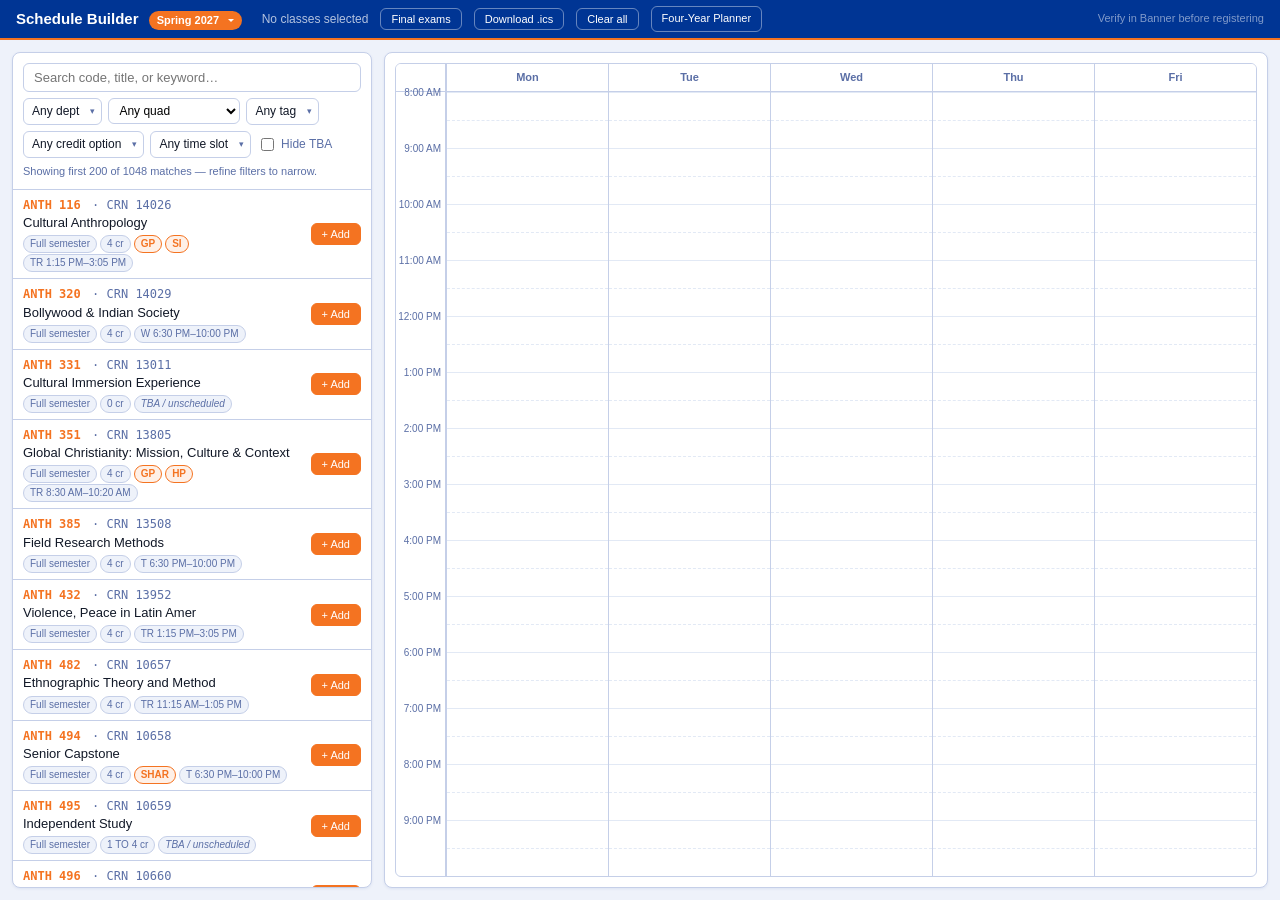
<file: index.html>
<!DOCTYPE html>
<html lang="en">
<head>
  <meta charset="UTF-8">
  <meta name="viewport" content="width=device-width, initial-scale=1.0">
  <title>Wheaton Schedule Builder</title>
  <link rel="stylesheet" href="styles.css">
</head>
<body>
  <header class="topbar">
    <h1>Schedule Builder <select id="semester-picker" class="term-picker" aria-label="Semester"></select></h1>
    <span id="schedule-summary" class="schedule-summary"></span>
    <button id="view-toggle" class="clear-btn" type="button">Final exams</button>
    <button id="ics-btn" class="clear-btn" type="button" title="Download .ics for iPhone, Google Calendar, Outlook">Download .ics</button>
    <button id="clear-btn" class="clear-btn" type="button">Clear all</button>
    <a class="clear-btn" href="planner.html" style="text-decoration: none">Four-Year Planner</a>
    <span class="disclaimer">Verify in Banner before registering</span>
  </header>

  <div class="app">
    <aside class="sidebar">
      <div class="search-block">
        <input id="query" type="search" placeholder="Search code, title, or keyword…" autocomplete="off">
        <div class="filters">
          <div id="dept-filter" class="multi-filter-wrap" title="Department"></div>
          <select id="quad-filter" title="Quad / term length">
            <option value="ALL">Any quad</option>
            <option value="A">A quad only</option>
            <option value="B">B quad only</option>
            <option value="FULL">Full semester only</option>
          </select>
          <div id="tag-filter" class="multi-filter-wrap" title="Attribute / tag (e.g. SHAR, AAQR)"></div>
          <div id="credits-filter" class="multi-filter-wrap" title="Credits"></div>
          <div id="start-filter" class="multi-filter-wrap" title="Standard time slot"></div>
          <label class="checkbox" title="Hide unscheduled / TBA classes">
            <input id="hide-tba" type="checkbox">
            Hide TBA
          </label>
        </div>
        <div id="result-count" class="result-count"></div>
      </div>
      <ul id="results" class="results"></ul>
    </aside>

    <main class="main">
      <div id="conflict-banner" class="conflict-banner hidden" aria-live="polite"></div>
      <div id="finals-legend" class="finals-legend hidden"></div>
      <div class="calendar-wrap">
        <div id="calendar" class="calendar"></div>
      </div>
      <div id="unscheduled-tray" class="unscheduled-tray hidden">
        <h3>Unscheduled (TBA)</h3>
        <ul id="unscheduled-list"></ul>
      </div>
    </main>
  </div>

  <script type="module">
    // Cache-bust the app module so refreshes always pick up new code.
    import(`./app.js?v=${Date.now()}`);
  </script>
</body>
</html>
</file>
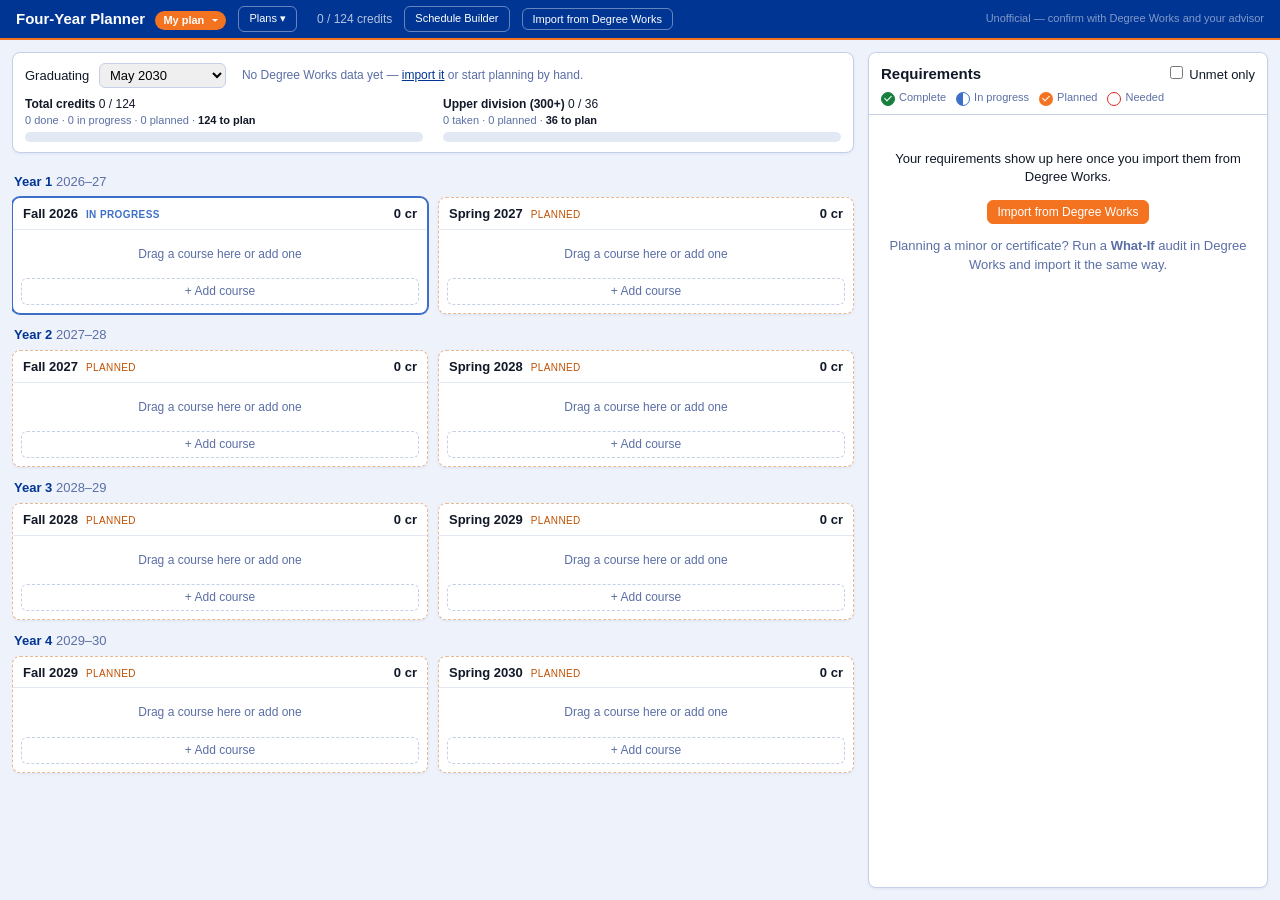
<file: planner.html>
<!DOCTYPE html>
<html lang="en">
<head>
  <meta charset="UTF-8">
  <meta name="viewport" content="width=device-width, initial-scale=1.0">
  <title>Wheaton Four-Year Planner</title>
  <link rel="stylesheet" href="styles.css">
  <link rel="stylesheet" href="planner.css">
</head>
<body class="planner-page">
  <header class="topbar">
    <h1>Four-Year Planner <select id="plan-picker" class="term-picker" aria-label="Plan"></select></h1>
    <details id="plan-menu" class="plan-menu">
      <summary class="clear-btn">Plans ▾</summary>
      <div class="plan-menu-list">
        <div id="plan-updated" class="pm-note"></div>
        <button type="button" id="pm-new">New plan…</button>
        <button type="button" id="pm-dup">Duplicate this plan…</button>
        <button type="button" id="pm-rename">Rename…</button>
        <hr>
        <button type="button" id="pm-export" title="A file you can open later, on another computer, or share with your advisor">Download as file</button>
        <label for="restore-input" class="pm-item">Open a downloaded file…</label>
        <hr>
        <button type="button" id="pm-delete" class="pm-danger">Delete this plan…</button>
        <button type="button" id="pm-wipe" class="pm-danger" title="Use this on a shared computer before you leave">Delete all my data on this computer…</button>
      </div>
    </details>
    <span id="plan-summary" class="schedule-summary"></span>
    <a class="clear-btn nav-link" href="index.html">Schedule Builder</a>
    <button id="import-btn" class="clear-btn" type="button">Import from Degree Works</button>
    <span class="disclaimer">Unofficial — confirm with Degree Works and your advisor</span>
  </header>

  <div id="banner" class="banner" role="status" hidden></div>

  <div class="planner">
    <main class="plan-pane">
      <div id="plan-head" class="plan-head"></div>
      <div id="transfer"></div>
      <div id="years" class="years"></div>
    </main>

    <aside class="req-pane">
      <div class="req-pane-head">
        <h2>Requirements</h2>
        <label class="checkbox"><input id="unmet-only" type="checkbox"> Unmet only</label>
      </div>
      <div class="legend">
        <span class="lg rs-met"><span class="req-icon"></span>Complete</span>
        <span class="lg rs-inprog"><span class="req-icon"></span>In progress</span>
        <span class="lg rs-planned"><span class="req-icon"></span>Planned</span>
        <span class="lg rs-needed"><span class="req-icon"></span>Needed</span>
      </div>
      <div id="reqs" class="reqs"></div>
    </aside>
  </div>

  <dialog id="course-dialog" class="dlg dlg-wide">
    <header class="dlg-head">
      <h3 id="cd-title">Add a course</h3>
      <button type="button" class="dlg-x" data-close aria-label="Close">×</button>
    </header>
    <p id="cd-rule" class="cd-rule" hidden></p>
    <div class="cd-controls">
      <input id="cd-query" type="search" placeholder="Search code, title, or tag (e.g. ECON 3, PI, DUS)…" autocomplete="off">
      <label>Add to <select id="cd-term"></select></label>
    </div>
    <div id="cd-count" class="result-count"></div>
    <ul id="cd-results" class="cd-results"></ul>
    <details id="cd-custom" class="cd-custom">
      <summary>Course not listed?</summary>
      <form id="cd-custom-form" class="cd-custom-form">
        <label>Code <input name="code" required placeholder="ECON 4xx"></label>
        <label>Title <input name="title" placeholder="Economics elective"></label>
        <label>Credits <input name="credits" type="number" min="0" max="20" step="0.5" value="4"></label>
        <label>Quad <select name="quad"><option value="1">Full semester</option><option value="A">A quad</option><option value="B">B quad</option></select></label>
        <label>Tags <input name="tags" placeholder="e.g. PI, DUS"></label>
        <button type="submit" class="add-btn">Add</button>
      </form>
    </details>
  </dialog>

  <dialog id="edit-dialog" class="dlg">
    <header class="dlg-head">
      <h3 id="ed-title"></h3>
      <button type="button" class="dlg-x" data-close aria-label="Close">×</button>
    </header>
    <form id="edit-form" class="edit-form">
      <label>Term <select name="term"></select></label>
      <label>Quad <select name="quad"><option value="1">Full semester</option><option value="A">A quad</option><option value="B">B quad</option></select></label>
      <label>Credits <input name="credits" type="number" min="0" max="20" step="0.5"></label>
      <p id="ed-counts" class="muted"></p>
      <div class="dlg-actions">
        <button type="button" id="ed-remove" class="mini-btn danger">Remove from plan</button>
        <button type="submit" class="add-btn">Save</button>
      </div>
    </form>
  </dialog>

  <dialog id="import-dialog" class="dlg">
    <header class="dlg-head">
      <h3>Import from Degree Works</h3>
      <button type="button" class="dlg-x" data-close aria-label="Close">×</button>
    </header>
    <ol class="import-steps">
      <li>Drag this button to your browser's bookmarks bar (one-time setup):
        <div class="bm-wrap"><a id="bookmarklet" class="bookmarklet">Send to Planner</a></div>
        <div class="muted bm-alt">Drag doesn't work? <button type="button" id="bm-copy" class="link-btn">Copy it</button>, then right-click the bookmarks bar → <b>Add page…</b>, name it <i>Send to Planner</i>, and paste into <b>URL</b>.</div>
      </li>
      <li>Open Degree Works and sign in as usual. Open your degree audit.</li>
      <li>Click <b>Send to Planner</b> in your bookmarks bar. This planner opens in a new tab with your courses and requirements.</li>
    </ol>
    <p class="muted">Adding a minor or certificate? In Degree Works, run a <b>What-If</b> audit for it, then click <b>Send to Planner</b> again. The new program is added next to your others.</p>
    <p class="privacy">Your record is copied straight from the Degree Works tab into this one. It is stored only in this browser and is never sent to a server. Grades aren't kept. On a shared computer, use <b>Plans ▾ → Delete all my data on this computer</b> before you leave.</p>
    <div class="dlg-actions">
      <label class="mini-btn file-btn">Open a downloaded plan<input id="restore-input" type="file" accept="application/json,.json" hidden></label>
      <button type="button" id="demo-btn" class="mini-btn">Try a demo student</button>
    </div>
  </dialog>

  <script type="module">
    // Cache-bust the app module so refreshes always pick up new code.
    import(`./planner.js?v=${Date.now()}`);
  </script>
</body>
</html>
</file>
<file: styles.css>
:root {
  --bg: #eef2fa;
  --panel: #ffffff;
  --border: #c5cfe8;
  --text: #111827;
  --muted: #5b6fa6;
  --accent: #f47321;         /* Wheaton orange */
  --accent-soft: #fef0e7;    /* light orange */
  --conflict: #dc2626;
  --conflict-soft: #fee2e2;
  --hour-line: #e2e9f5;
  --shadow: 0 1px 3px rgba(0, 53, 148, 0.08);
  --topbar-h: 40px;
  /* quad accents */
  --quad-a: #c05000;         /* dark orange — A quad */
  --quad-a-soft: #fef3e5;
  --quad-b: #003594;         /* Wheaton blue — B quad */
  --quad-b-soft: #ddeeff;
}

* { box-sizing: border-box; }

html, body {
  margin: 0;
  height: 100%;
  font: 13px/1.4 -apple-system, BlinkMacSystemFont, "Segoe UI", Roboto, sans-serif;
  color: var(--text);
  background: var(--bg);
}

.topbar {
  display: flex;
  align-items: center;
  gap: 12px;
  height: var(--topbar-h);
  padding: 0 16px;
  background: #003594;
  border-bottom: 2px solid var(--accent);
}
.topbar h1 {
  margin: 0;
  font-size: 15px;
  font-weight: 600;
  color: #ffffff;
}
.term {
  margin-left: 6px;
  padding: 2px 8px;
  background: var(--accent);
  color: #ffffff;
  border-radius: 999px;
  font-size: 11px;
  font-weight: 600;
}
.term-picker {
  margin-left: 6px;
  padding: 2px 8px;
  background: var(--accent);
  color: #ffffff;
  border: none;
  border-radius: 999px;
  font: inherit;
  font-size: 11px;
  font-weight: 600;
  cursor: pointer;
  appearance: none;
  -webkit-appearance: none;
  padding-right: 22px;
  background-image: url("data:image/svg+xml,%3Csvg xmlns='http://www.w3.org/2000/svg' width='10' height='10' viewBox='0 0 10 10'%3E%3Cpath fill='%23ffffff' d='M2 4l3 3 3-3z'/%3E%3C/svg%3E");
  background-repeat: no-repeat;
  background-position: right 6px center;
}
.term-picker option { color: #111; background: #fff; }
.schedule-summary {
  color: rgba(255, 255, 255, 0.7);
  font-size: 12px;
  margin-left: 8px;
}
.disclaimer {
  margin-left: auto;
  color: rgba(255, 255, 255, 0.5);
  font-size: 11px;
}
.topbar .clear-btn {
  background: transparent;
  border-color: rgba(255, 255, 255, 0.4);
  color: #ffffff;
}
.topbar .clear-btn:hover {
  background: rgba(255, 255, 255, 0.12);
  border-color: rgba(255, 255, 255, 0.7);
  filter: none;
}

/* --- App layout: sidebar + main calendar -------------------------------- */
.app {
  display: grid;
  grid-template-columns: 360px 1fr;
  gap: 12px;
  padding: 12px;
  height: calc(100vh - var(--topbar-h));
  min-height: 0;
}

.sidebar,
.main {
  display: flex;
  flex-direction: column;
  min-height: 0;
}

.sidebar {
  background: var(--panel);
  border: 1px solid var(--border);
  border-radius: 8px;
  box-shadow: var(--shadow);
}

.search-block {
  padding: 10px;
  border-bottom: 1px solid var(--border);
  display: flex;
  flex-direction: column;
  gap: 6px;
}

#query {
  width: 100%;
  padding: 6px 10px;
  border: 1px solid var(--border);
  border-radius: 6px;
  font-size: 13px;
}
#query:focus {
  outline: 2px solid var(--accent);
  outline-offset: -1px;
}

.filters {
  display: flex;
  flex-wrap: wrap;
  gap: 6px;
  align-items: center;
}
.filters select {
  padding: 4px 6px;
  border: 1px solid var(--border);
  border-radius: 6px;
  background: var(--panel);
  font-size: 12px;
  min-width: 0;
}

/* Multi-select dropdown — used for tag and start-time filters. */
.multi-filter-wrap { position: relative; }
.multi-filter { position: relative; }
.multi-filter-btn {
  list-style: none;
  cursor: pointer;
  padding: 4px 22px 4px 8px;
  border: 1px solid var(--border);
  border-radius: 6px;
  background: var(--panel);
  font-size: 12px;
  user-select: none;
  white-space: nowrap;
  position: relative;
  display: inline-block;
}
.multi-filter-btn::-webkit-details-marker { display: none; }
.multi-filter-btn::after {
  content: "▾";
  position: absolute;
  right: 6px;
  top: 50%;
  transform: translateY(-50%);
  font-size: 9px;
  color: var(--muted);
}
.multi-filter[open] .multi-filter-btn {
  border-color: var(--accent);
  outline: 2px solid var(--accent-soft);
  outline-offset: -1px;
}
.multi-filter-menu {
  position: absolute;
  top: calc(100% + 4px);
  left: 0;
  z-index: 20;
  min-width: 200px;
  max-height: 280px;
  overflow-y: auto;
  background: var(--panel);
  border: 1px solid var(--border);
  border-radius: 6px;
  box-shadow: 0 6px 16px rgba(0, 0, 0, 0.1);
  padding: 4px;
}
.multi-filter-menu .mf-header {
  display: flex;
  align-items: center;
  justify-content: space-between;
  padding: 4px 6px;
  font-size: 10px;
  text-transform: uppercase;
  letter-spacing: 0.04em;
  color: var(--muted);
  border-bottom: 1px solid var(--border);
  margin-bottom: 2px;
}
.multi-filter-menu .mf-clear {
  background: none;
  border: none;
  color: var(--accent);
  font-size: 11px;
  cursor: pointer;
  padding: 0;
  text-transform: none;
  letter-spacing: 0;
}
.multi-filter-menu .mf-clear:hover { text-decoration: underline; }
.multi-filter-menu .mf-opt {
  display: flex;
  align-items: center;
  gap: 6px;
  padding: 4px 6px;
  font-size: 12px;
  cursor: pointer;
  border-radius: 4px;
}
.multi-filter-menu .mf-opt:hover { background: var(--bg); }
.multi-filter-menu .mf-opt input { margin: 0; }
.multi-filter-menu .mf-name { flex: 1; font-variant-numeric: tabular-nums; }
.multi-filter-menu .mf-count {
  color: var(--muted);
  font-size: 10px;
  font-variant-numeric: tabular-nums;
}
.filters .checkbox {
  display: inline-flex;
  align-items: center;
  gap: 4px;
  font-size: 12px;
  color: var(--muted);
  white-space: nowrap;
}
.result-count {
  font-size: 11px;
  color: var(--muted);
}

.results {
  list-style: none;
  margin: 0;
  padding: 0;
  overflow-y: auto;
  flex: 1;
  min-height: 0;
}
.result-row {
  display: grid;
  grid-template-columns: 1fr auto;
  gap: 6px;
  align-items: center;
  padding: 6px 10px;
  border-bottom: 1px solid var(--border);
}
.result-row:last-child { border-bottom: none; }
.result-meta { min-width: 0; }
.result-code {
  font-family: ui-monospace, "SF Mono", Menlo, monospace;
  font-weight: 600;
  font-size: 12px;
  color: var(--accent);
}
.result-code .section {
  color: var(--muted);
  font-weight: 400;
  margin-left: 4px;
}
.result-title {
  font-size: 13px;
  white-space: nowrap;
  overflow: hidden;
  text-overflow: ellipsis;
}
.result-when {
  font-size: 11px;
  color: var(--muted);
  margin-top: 2px;
}
.result-when .pill {
  display: inline-block;
  padding: 1px 6px;
  background: var(--bg);
  border: 1px solid var(--border);
  border-radius: 999px;
  font-size: 10px;
  margin-right: 3px;
  margin-top: 1px;
}
.result-when .pill.tba {
  color: var(--muted);
  font-style: italic;
}
.pill.quad-a {
  background: var(--quad-a-soft);
  border-color: var(--quad-a);
  color: var(--quad-a);
}
.pill.quad-b {
  background: var(--quad-b-soft);
  border-color: var(--quad-b);
  color: var(--quad-b);
}
.pill.quad-full {
  /* neutral default */
}
.pill.tag {
  background: var(--accent-soft);
  border-color: var(--accent);
  color: var(--accent);
  font-weight: 600;
}

.add-btn,
.clear-btn {
  padding: 4px 10px;
  border: 1px solid var(--accent);
  background: var(--accent);
  color: white;
  border-radius: 6px;
  font-size: 11px;
  font-weight: 500;
  cursor: pointer;
}
.add-btn:hover,
.clear-btn:hover { filter: brightness(1.1); }
.add-btn[disabled] {
  background: var(--bg);
  border-color: var(--border);
  color: var(--muted);
  cursor: not-allowed;
}
.clear-btn {
  background: var(--panel);
  color: var(--text);
  border-color: var(--border);
}

/* --- Main / calendar -------------------------------------------------- */

.main {
  background: var(--panel);
  border: 1px solid var(--border);
  border-radius: 8px;
  box-shadow: var(--shadow);
  padding: 10px;
  gap: 8px;
}

.conflict-banner {
  background: var(--conflict-soft);
  border: 1px solid var(--conflict);
  color: var(--conflict);
  border-radius: 6px;
  font-size: 12px;
  font-weight: 500;
  flex-shrink: 0;
  overflow: hidden;
}
.conflict-banner.hidden { display: none; }
.conflict-banner details summary {
  list-style: none;
  cursor: pointer;
  padding: 6px 10px;
  user-select: none;
  display: flex;
  align-items: center;
  gap: 8px;
}
.conflict-banner details summary::-webkit-details-marker { display: none; }
.conflict-banner details summary::after {
  content: "▸";
  margin-left: auto;
  font-size: 10px;
  transition: transform 0.15s;
}
.conflict-banner details[open] summary::after { transform: rotate(90deg); }
.conflict-banner .cf-hint {
  font-weight: 400;
  font-size: 11px;
  opacity: 0.7;
}
.conflict-banner ul {
  margin: 0;
  padding: 4px 10px 8px 26px;
  font-weight: 400;
  list-style: disc;
  max-height: 30vh;
  overflow-y: auto;
}
.conflict-banner li { margin-bottom: 3px; }
.conflict-banner .cf-day {
  display: inline-block;
  font-weight: 600;
  text-transform: uppercase;
  font-size: 10px;
  letter-spacing: 0.04em;
  margin-right: 6px;
  white-space: nowrap;
}
.conflict-banner .cf-time {
  font-variant-numeric: tabular-nums;
  opacity: 0.75;
  font-size: 11px;
}

.finals-legend {
  display: flex;
  flex-direction: column;
  gap: 4px;
  padding: 6px 10px;
  background: var(--bg);
  border: 1px solid var(--border);
  border-radius: 6px;
  font-size: 11px;
  color: var(--muted);
  flex-shrink: 0;
}
.finals-legend.hidden { display: none; }
.finals-legend .leg-row {
  display: flex;
  flex-wrap: wrap;
  align-items: center;
  gap: 4px;
}
.finals-legend .leg-label {
  font-weight: 700;
  letter-spacing: 0.04em;
  color: var(--text);
  min-width: 32px;
}
.finals-legend .leg-pill {
  background: var(--panel);
  border: 1px solid var(--border);
  border-radius: 999px;
  padding: 1px 8px;
  font-size: 10px;
  white-space: nowrap;
}
.finals-legend .leg-pill b {
  font-family: ui-monospace, "SF Mono", Menlo, monospace;
  color: var(--accent);
  margin-right: 4px;
}
.conflict-banner ul {
  margin: 2px 0 0 0;
  padding-left: 18px;
  font-weight: 400;
}

.calendar-wrap {
  flex: 1;
  min-height: 0;
  border: 1px solid var(--border);
  border-radius: 6px;
  overflow: hidden;
  display: flex;
  flex-direction: column;
}

/* Calendar uses percent-based positioning so it fits available height. */
.calendar {
  flex: 1;
  display: grid;
  grid-template-columns: 50px repeat(5, 1fr);
  grid-template-rows: 28px 1fr;
  min-height: 0;
}
.cal-corner,
.cal-day-head {
  background: var(--panel);
  border-bottom: 1px solid var(--border);
  font-size: 11px;
  font-weight: 600;
  color: var(--muted);
  text-align: center;
  display: flex;
  flex-direction: column;
  align-items: center;
  justify-content: center;
  line-height: 1.1;
}
.cal-corner { border-right: 1px solid var(--border); }
.cal-day-head { border-left: 1px solid var(--border); }
.cal-day-head .cdh-secondary {
  font-weight: 400;
  font-size: 10px;
  opacity: 0.7;
}

.cal-time-col,
.cal-day-col {
  position: relative;
  min-height: 0;
}
.cal-time-col { border-right: 1px solid var(--border); }
.cal-day-col { border-left: 1px solid var(--border); }

.cal-hour-label {
  position: absolute;
  right: 4px;
  font-size: 10px;
  color: var(--muted);
  transform: translateY(-6px);
  white-space: nowrap;
}
.cal-hour-line {
  position: absolute;
  left: 0;
  right: 0;
  border-top: 1px solid var(--hour-line);
}
.cal-half-line {
  position: absolute;
  left: 0;
  right: 0;
  border-top: 1px dashed var(--hour-line);
}

.cal-block {
  position: absolute;
  background: var(--accent-soft);
  border: 1px solid var(--accent);
  border-left-width: 3px;
  border-radius: 3px;
  padding: 2px 4px;
  font-size: 10px;
  line-height: 1.2;
  overflow: hidden;
  cursor: pointer;
  color: #7a3000;
}
.cal-block:hover { filter: brightness(0.96); }
.cal-block .b-code {
  font-weight: 600;
  font-size: 10px;
  white-space: nowrap;
  overflow: hidden;
  text-overflow: ellipsis;
  display: block;
}
.cal-block .b-title {
  display: block;
  white-space: nowrap;
  overflow: hidden;
  text-overflow: ellipsis;
  font-size: 10px;
}
.cal-block .b-time {
  display: block;
  font-size: 9px;
  opacity: 0.8;
}
.cal-block.quad-a {
  background: var(--quad-a-soft);
  border-color: var(--quad-a);
  border-left-color: var(--quad-a);
  color: #5c2400;
}
.cal-block.quad-b {
  background: var(--quad-b-soft);
  border-color: var(--quad-b);
  border-left-color: var(--quad-b);
  color: #001d5c;
}
.cal-block .b-quad {
  display: inline-block;
  padding: 0 4px;
  margin-right: 4px;
  background: rgba(255, 255, 255, 0.7);
  border: 1px solid currentColor;
  border-radius: 3px;
  font-size: 9px;
  font-weight: 700;
  vertical-align: 1px;
}
.cal-block.conflict {
  border-color: var(--conflict);
  border-left-color: var(--conflict);
  background: var(--conflict-soft);
  color: #7f1d1d;  /* keep red on red-soft for conflict */
}

.unscheduled-tray {
  flex-shrink: 0;
  padding: 6px 10px;
  background: var(--bg);
  border: 1px dashed var(--border);
  border-radius: 6px;
  max-height: 80px;
  overflow-y: auto;
}
.unscheduled-tray.hidden { display: none; }
.unscheduled-tray h3 {
  margin: 0 0 4px;
  font-size: 11px;
  font-weight: 600;
  text-transform: uppercase;
  letter-spacing: 0.04em;
  color: var(--muted);
}
.unscheduled-tray ul {
  display: flex;
  flex-wrap: wrap;
  gap: 4px;
  list-style: none;
  margin: 0;
  padding: 0;
}
.unscheduled-tray li {
  background: var(--panel);
  border: 1px solid var(--border);
  border-radius: 999px;
  padding: 2px 8px;
  font-size: 11px;
  cursor: pointer;
}
.unscheduled-tray li:hover {
  background: var(--conflict-soft);
  border-color: var(--conflict);
  color: var(--conflict);
}
.unscheduled-tray li.tray-group-label {
  width: 100%;
  background: transparent;
  border: none;
  padding: 4px 0 0;
  font-size: 10px;
  font-weight: 600;
  text-transform: uppercase;
  letter-spacing: 0.04em;
  color: var(--muted);
  cursor: default;
}
.unscheduled-tray li.tray-group-label:hover {
  background: transparent;
  border: none;
  color: var(--muted);
}

/* --- Responsive: phones / tablets ------------------------------------- */

@media (max-width: 720px) {
  .topbar {
    flex-wrap: wrap;
    height: auto;
    min-height: var(--topbar-h);
    padding: 6px 10px;
    gap: 8px;
  }
  .topbar h1 { font-size: 14px; }
  .schedule-summary { font-size: 11px; }
  .disclaimer { display: none; }

  .app {
    grid-template-columns: 1fr;
    grid-template-rows: auto 1fr;
    gap: 8px;
    padding: 8px;
    height: auto;
    min-height: calc(100vh - var(--topbar-h));
  }
  .sidebar {
    max-height: 50vh;
  }
  .main {
    min-height: 60vh;
  }
  .filters { gap: 4px; }
  .filters select {
    flex: 1 1 calc(50% - 4px);
    min-width: 0;
  }
  /* Tighter time gutter on small screens. The .finals class is toggled in
     renderCalendar() so we can target the right column count. */
  .calendar.finals { grid-template-columns: 36px repeat(4, 1fr) !important; }
  .calendar:not(.finals) { grid-template-columns: 36px repeat(5, 1fr) !important; }
}

@media (max-width: 480px) {
  .cal-day-head { font-size: 10px; }
  .cal-day-head .cdh-secondary { display: none; }
  .cal-block {
    font-size: 9px;
    padding: 1px 3px;
    border-left-width: 2px;
  }
  .cal-block .b-title { display: none; }
  .cal-block .b-time { font-size: 8px; }
  .cal-hour-label { font-size: 9px; }
}
</file>
<file: planner.css>
/* Four-Year Planner — layered on styles.css (tokens, topbar, buttons). */

:root {
  --done: #003594;            /* Wheaton blue — completed */
  --done-soft: #e6edf9;
  --inprog: #3d6fc9;
  --inprog-soft: #eef3fc;
  --planned: #f47321;         /* Wheaton orange — planned */
  --planned-soft: #fff4ec;
  --met: #15803d;
  --needed: #dc2626;
}

.topbar .nav-link {
  text-decoration: none;
  line-height: 1.4;
}

.plan-menu { position: relative; }
.plan-menu > summary { list-style: none; display: inline-block; }
.plan-menu > summary::-webkit-details-marker { display: none; }
.plan-menu-list {
  position: absolute;
  top: calc(100% + 6px);
  left: 0;
  z-index: 40;
  min-width: 230px;
  padding: 4px;
  background: var(--panel);
  border: 1px solid var(--border);
  border-radius: 8px;
  box-shadow: 0 8px 24px rgba(0, 0, 0, 0.18);
}
.plan-menu-list button,
.plan-menu-list .pm-item {
  display: block;
  width: 100%;
  padding: 6px 10px;
  border: none;
  border-radius: 5px;
  background: none;
  color: var(--text);
  font: inherit;
  text-align: left;
  cursor: pointer;
}
.plan-menu-list button:hover,
.plan-menu-list .pm-item:hover { background: var(--accent-soft); }
.plan-menu-list .pm-danger { color: var(--needed); }
.plan-menu-list hr { border: none; border-top: 1px solid var(--hour-line); margin: 4px 0; }
.pm-note { padding: 4px 10px 6px; font-size: 11px; color: var(--muted); }

.banner {
  position: fixed;
  top: calc(var(--topbar-h) + 10px);
  left: 50%;
  transform: translateX(-50%);
  z-index: 50;
  max-width: min(640px, calc(100vw - 32px));
  padding: 8px 14px;
  background: #111827;
  color: #fff;
  border-radius: 8px;
  box-shadow: 0 6px 20px rgba(0, 0, 0, 0.2);
  font-size: 13px;
}

.muted { color: var(--muted); font-weight: 400; }

.link-btn {
  border: none;
  background: none;
  padding: 0;
  color: var(--done);
  text-decoration: underline;
  font: inherit;
  cursor: pointer;
}

.mini-btn {
  padding: 3px 9px;
  border: 1px solid var(--border);
  border-radius: 6px;
  background: var(--panel);
  color: var(--text);
  font: inherit;
  font-size: 12px;
  cursor: pointer;
  white-space: nowrap;
}
.mini-btn:hover { border-color: var(--muted); }
.mini-btn.primary { background: var(--accent); border-color: var(--accent); color: #fff; }
.mini-btn.primary:hover { filter: brightness(1.08); }
.mini-btn.danger { color: var(--needed); border-color: #f3b4b4; }
.mini-select {
  padding: 3px 6px;
  border: 1px solid var(--border);
  border-radius: 6px;
  background: var(--panel);
  font: inherit;
  font-size: 12px;
  max-width: 220px;
}

/* --- Layout ------------------------------------------------------------- */

.planner {
  display: grid;
  grid-template-columns: minmax(0, 1fr) 400px;
  gap: 12px;
  padding: 12px;
  height: calc(100vh - var(--topbar-h));
  min-height: 0;
}
.plan-pane,
.req-pane {
  min-height: 0;
  overflow-y: auto;
}
.plan-pane {
  display: flex;
  flex-direction: column;
  gap: 10px;
  padding-right: 2px;
}
.req-pane {
  background: var(--panel);
  border: 1px solid var(--border);
  border-radius: 8px;
  box-shadow: var(--shadow);
}

/* --- Plan header: start term + credit bars ------------------------------ */

.plan-head {
  background: var(--panel);
  border: 1px solid var(--border);
  border-radius: 8px;
  box-shadow: var(--shadow);
  padding: 10px 12px;
}
.ph-row {
  display: flex;
  flex-wrap: wrap;
  gap: 8px 16px;
  align-items: center;
  margin-bottom: 8px;
}
.ph-start select {
  margin-left: 6px;
  padding: 3px 6px;
  border: 1px solid var(--border);
  border-radius: 6px;
  font: inherit;
}
.ph-source { color: var(--muted); font-size: 12px; }
.ph-bars {
  display: grid;
  grid-template-columns: 1fr 1fr;
  gap: 8px 20px;
}
.ph-bar-label { font-size: 12px; margin-bottom: 4px; }
.ph-bar-detail { display: block; color: var(--muted); font-size: 11px; }
.ph-bar-detail b { color: var(--text); font-weight: 600; }
.bar {
  display: flex;
  height: 10px;
  background: var(--hour-line);
  border-radius: 999px;
  overflow: hidden;
}
.bar-seg { display: block; height: 100%; }
.seg-done { background: var(--done); }
.seg-inprog { background: var(--inprog); opacity: 0.6; }
.seg-planned {
  background: repeating-linear-gradient(-45deg, var(--planned) 0 4px, #f9a066 4px 8px);
}

/* --- Transfer strip ----------------------------------------------------- */

.transfer-box {
  background: var(--panel);
  border: 1px solid var(--border);
  border-radius: 8px;
  padding: 8px 12px;
}
.transfer-box summary { cursor: pointer; }
.transfer-chips {
  display: grid;
  grid-template-columns: repeat(auto-fill, minmax(150px, 1fr));
  gap: 6px;
  margin-top: 8px;
}

/* --- Years and terms ---------------------------------------------------- */

.years {
  display: flex;
  flex-direction: column;
  gap: 12px;
}
.year-label {
  margin: 0 0 6px 2px;
  font-size: 13px;
  font-weight: 700;
  color: var(--done);
}
.year-terms {
  display: grid;
  gap: 10px;
}
.term {
  /* undo the schedule builder's .term pill from styles.css */
  margin-left: 0;
  padding: 0;
  color: var(--text);
  font-size: inherit;
  font-weight: inherit;
  display: flex;
  flex-direction: column;
  background: var(--panel);
  border: 1px solid var(--border);
  border-radius: 8px;
  box-shadow: var(--shadow);
  min-width: 0;
}
.term.empty {
  background: transparent;
  border: 1px dashed var(--border);
  box-shadow: none;
  min-height: 60px;
}
.term.st-current { border-color: var(--inprog); box-shadow: 0 0 0 1px var(--inprog); }
.term.st-future { border-style: dashed; border-color: #e7b893; }
.term.drop-ok { outline: 2px solid var(--accent); outline-offset: 1px; background: var(--planned-soft); }
.term-head {
  display: flex;
  align-items: baseline;
  gap: 8px;
  padding: 7px 10px 5px;
  border-bottom: 1px solid var(--hour-line);
}
.term-name { font-weight: 700; }
.term-status {
  font-size: 10px;
  text-transform: uppercase;
  letter-spacing: 0.04em;
  color: var(--muted);
}
.st-current .term-status { color: var(--inprog); font-weight: 700; }
.st-future .term-status { color: var(--quad-a); }
.term-cr { margin-left: auto; font-weight: 700; font-variant-numeric: tabular-nums; }
.term-cr.heavy { color: var(--needed); }
.quad-head {
  display: grid;
  grid-template-columns: 1fr 1fr;
  gap: 6px;
  padding: 4px 8px 0;
  font-size: 10px;
  text-transform: uppercase;
  letter-spacing: 0.04em;
  color: var(--muted);
}
.quad-head span:last-child { text-align: right; }

/* Full-semester courses span both halves; A quad sits left, B right. */
.term-body {
  display: grid;
  grid-template-columns: 1fr 1fr;
  grid-auto-flow: row dense;
  gap: 5px;
  padding: 6px 8px;
  flex: 1;
  align-content: start;
}
.term-body .q-1 { grid-column: 1 / -1; }
.term-body .q-A { grid-column: 1; }
.term-body .q-B { grid-column: 2; }
.term-empty {
  grid-column: 1 / -1;
  color: var(--muted);
  font-size: 12px;
  text-align: center;
  padding: 10px 0;
}
.add-course {
  margin: 0 8px 8px;
  padding: 4px;
  border: 1px dashed var(--border);
  border-radius: 6px;
  background: none;
  color: var(--muted);
  font: inherit;
  font-size: 12px;
  cursor: pointer;
}
.add-course:hover { border-color: var(--accent); color: var(--accent); background: var(--planned-soft); }

/* --- Course chips ------------------------------------------------------- */

.chip {
  display: flex;
  flex-direction: column;
  gap: 1px;
  padding: 4px 7px;
  border-radius: 5px;
  border: 1px solid var(--border);
  border-left-width: 4px;
  background: var(--panel);
  min-width: 0;
  font-size: 12px;
  transition: box-shadow 0.12s, transform 0.12s;
}
.chip-top { display: flex; align-items: baseline; gap: 5px; }
.chip-code { font-weight: 700; white-space: nowrap; }
.chip-cr { margin-left: auto; color: var(--muted); font-variant-numeric: tabular-nums; }
.chip-title {
  color: var(--muted);
  white-space: nowrap;
  overflow: hidden;
  text-overflow: ellipsis;
  font-size: 11px;
}
.chip-quad {
  font-size: 9px;
  font-weight: 700;
  padding: 0 4px;
  border-radius: 3px;
  color: #fff;
  background: var(--quad-a);
}
.q-B .chip-quad { background: var(--quad-b); }
.chip-tags { display: flex; flex-wrap: wrap; gap: 3px; }
.chip-tags span {
  font-size: 9px;
  font-weight: 600;
  padding: 0 4px;
  border-radius: 3px;
  background: var(--hour-line);
  color: var(--muted);
}
.chip.st-done { border-left-color: var(--done); background: var(--done-soft); }
.chip.st-inprog { border-left-color: var(--inprog); background: var(--inprog-soft); border-style: solid dashed dashed solid; }
.chip.st-planned {
  border-color: #f7b88b;
  border-left-color: var(--planned);
  background: var(--planned-soft);
  cursor: grab;
}
.chip.st-planned:hover, .chip.st-planned:focus-visible { box-shadow: 0 2px 6px rgba(244, 115, 33, 0.25); outline: none; }
.chip.unmatched { border-style: dashed; border-left-style: solid; }
.chip.dragging { opacity: 0.4; }
.chip.hl { box-shadow: 0 0 0 2px var(--accent); transform: translateY(-1px); }

/* --- Requirements pane -------------------------------------------------- */

.req-pane-head {
  position: sticky;
  top: 0;
  z-index: 2;
  display: flex;
  align-items: center;
  justify-content: space-between;
  padding: 10px 12px 6px;
  background: var(--panel);
}
.req-pane-head h2 { margin: 0; font-size: 15px; }
.legend {
  display: flex;
  flex-wrap: wrap;
  gap: 10px;
  padding: 0 12px 8px;
  font-size: 11px;
  color: var(--muted);
  border-bottom: 1px solid var(--border);
}
.lg { display: inline-flex; align-items: center; gap: 4px; }
.reqs { padding: 6px 0 16px; }
.empty-reqs { padding: 16px; text-align: center; }

.block { border-bottom: 1px solid var(--border); padding: 6px 0; }
.block-head {
  display: flex;
  align-items: center;
  gap: 8px;
  padding: 6px 12px;
  cursor: pointer;
  user-select: none;
}
.block-title { font-weight: 700; font-size: 13px; flex: 1; }
.block-head::after { content: "▾"; color: var(--muted); font-size: 10px; }
.block.collapsed .block-head::after { content: "▸"; }
.block.collapsed .block-body,
.block.collapsed .block-meta { display: none; }
.kind {
  font-size: 10px;
  font-weight: 700;
  text-transform: uppercase;
  letter-spacing: 0.04em;
  padding: 1px 6px;
  border-radius: 999px;
  background: var(--hour-line);
  color: var(--muted);
  white-space: nowrap;
}
.kind-major { background: var(--done-soft); color: var(--done); }
.kind-minor, .kind-cert { background: var(--accent-soft); color: var(--quad-a); }
.block-meta { padding: 0 12px 4px 36px; font-size: 11px; color: var(--muted); }
.block-note { margin: 2px 12px 4px 36px; font-size: 11px; color: var(--muted); }
.block-body > .req-courses { padding: 2px 12px 6px 36px; }

.req { padding: 0; }
.req.depth-0 { padding-left: 12px; }
.req .req { padding-left: 16px; }
.req-row {
  display: flex;
  align-items: flex-start;
  gap: 7px;
  padding: 4px 12px 2px 0;
  border-radius: 4px;
}
.req-row.hl { background: var(--accent-soft); }
.req-label { flex: 1; min-width: 0; }
.req.depth-0 > .req-row .req-label { font-weight: 600; }
.req-meta { color: var(--muted); font-size: 11px; white-space: nowrap; font-variant-numeric: tabular-nums; padding-top: 1px; }
.req-courses,
.req-need,
.req-actions { margin-left: 23px; margin-right: 12px; }
.req-courses { display: flex; flex-wrap: wrap; gap: 4px; padding: 1px 0 3px; }
.req-need { font-size: 11px; color: var(--needed); padding-bottom: 3px; }
.rs-partial > .req-need { color: var(--quad-a); }
.req-need .warn {
  margin-left: 4px;
  padding: 0 5px;
  border-radius: 3px;
  background: #fef3c7;
  color: #92400e;
  font-weight: 600;
  cursor: help;
}
.req-actions { display: flex; flex-wrap: wrap; gap: 5px; padding-bottom: 6px; }

.rc {
  display: inline-flex;
  align-items: center;
  gap: 4px;
  padding: 1px 6px;
  border-radius: 4px;
  font-size: 11px;
  font-weight: 600;
  border: 1px solid transparent;
}
.rc-done { background: var(--done-soft); color: var(--done); }
.rc-inprog { background: var(--inprog-soft); color: var(--inprog); border-color: #c9d8f3; border-style: dashed; }
.rc-planned { background: var(--planned-soft); color: var(--quad-a); border-color: #f7b88b; }
.rc-x {
  border: none;
  background: none;
  padding: 0 2px;
  color: inherit;
  font: inherit;
  font-size: 13px;
  line-height: 1;
  cursor: pointer;
  opacity: 0.6;
}
.rc-x:hover { opacity: 1; }

/* Status icons: met ✓ · in-progress half · planned dotted ✓ · needed ○ */
.req-icon {
  flex: none;
  width: 14px;
  height: 14px;
  margin-top: 2px;
  border-radius: 50%;
  border: 1.5px solid var(--muted);
  position: relative;
  background: var(--panel);
}
.rs-met > .req-row .req-icon, .rs-met > .block-head .req-icon, .lg.rs-met .req-icon { border-color: var(--met); background: var(--met); }
.rs-manual > .req-row .req-icon { border-color: var(--muted); background: var(--muted); }
.rs-met > .req-row .req-icon::after, .rs-met > .block-head .req-icon::after, .lg.rs-met .req-icon::after,
.rs-manual > .req-row .req-icon::after,
.rs-planned > .req-row .req-icon::after, .rs-planned > .block-head .req-icon::after, .lg.rs-planned .req-icon::after {
  content: "";
  position: absolute;
  left: 3.5px;
  top: 1px;
  width: 3px;
  height: 6px;
  border: solid #fff;
  border-width: 0 1.5px 1.5px 0;
  transform: rotate(45deg);
}
.rs-inprog > .req-row .req-icon, .rs-inprog > .block-head .req-icon, .lg.rs-inprog .req-icon {
  border-color: var(--inprog);
  background: linear-gradient(90deg, var(--inprog) 50%, var(--panel) 50%);
}
.rs-planned > .req-row .req-icon, .rs-planned > .block-head .req-icon, .lg.rs-planned .req-icon {
  border-color: var(--planned);
  border-style: dashed;
  background: var(--planned);
}
.rs-partial > .req-row .req-icon {
  border-color: var(--planned);
  background: linear-gradient(90deg, var(--planned) 50%, var(--panel) 50%);
}
.rs-needed > .req-row .req-icon, .rs-needed > .block-head .req-icon, .rs-partial > .block-head .req-icon, .lg.rs-needed .req-icon { border-color: var(--needed); }
.rs-info > .req-row .req-icon { border-style: dotted; }

/* --- Dialogs ------------------------------------------------------------ */

.dlg {
  width: min(480px, calc(100vw - 32px));
  max-height: calc(100vh - 48px);
  padding: 0;
  border: 1px solid var(--border);
  border-radius: 10px;
  box-shadow: 0 20px 50px rgba(0, 0, 0, 0.25);
  color: var(--text);
}
.dlg-wide { width: min(720px, calc(100vw - 32px)); }
.dlg::backdrop { background: rgba(17, 24, 39, 0.45); }
.dlg[open] { display: flex; flex-direction: column; }
.dlg-head {
  display: flex;
  align-items: center;
  gap: 8px;
  padding: 12px 16px;
  border-bottom: 1px solid var(--border);
  background: var(--done);
  color: #fff;
}
.dlg-head h3 { margin: 0; font-size: 15px; flex: 1; }
.dlg-x {
  border: none;
  background: none;
  color: #fff;
  font-size: 22px;
  line-height: 1;
  cursor: pointer;
  opacity: 0.8;
}
.dlg-x:hover { opacity: 1; }
.dlg-actions {
  display: flex;
  justify-content: space-between;
  gap: 8px;
  padding: 10px 16px 14px;
}
/* Short screens: keep the title and the action row in view and let the
   middle scroll — otherwise the buttons sit below the fold unnoticed. */
.dlg > .dlg-head { position: sticky; top: 0; z-index: 1; }
.dlg > .dlg-actions {
  position: sticky;
  bottom: 0;
  margin-top: auto;
  background: var(--panel);
  border-top: 1px solid var(--hour-line);
}

.cd-rule { margin: 10px 16px 0; padding: 6px 10px; background: var(--accent-soft); border-radius: 6px; font-size: 12px; }
.cd-controls { display: flex; gap: 10px; align-items: center; padding: 10px 16px 4px; }
.cd-controls input {
  flex: 1;
  padding: 6px 10px;
  border: 1px solid var(--border);
  border-radius: 6px;
  font: inherit;
}
.cd-controls select { padding: 5px 6px; border: 1px solid var(--border); border-radius: 6px; font: inherit; }
.cd-controls label { white-space: nowrap; }
#cd-count { padding: 0 16px; }
.cd-results {
  list-style: none;
  margin: 0;
  padding: 4px 16px;
  overflow-y: auto;
  flex: 1;
  min-height: 120px;
}
.cd-row {
  display: flex;
  align-items: center;
  gap: 10px;
  padding: 7px 0;
  border-bottom: 1px solid var(--hour-line);
}
.cd-main { flex: 1; min-width: 0; }
.cd-code { font-weight: 700; }
.cd-cr { color: var(--muted); font-size: 12px; margin-right: 4px; }
.cd-name { color: var(--text); }
.cd-offered { font-size: 11px; color: var(--met); }
.cd-offered.off-season { color: var(--muted); }
.cd-prior { font-size: 11px; color: var(--quad-a); font-weight: 600; }
.cd-none { padding: 16px 0; color: var(--muted); }
.cd-results .pill {
  display: inline-block;
  padding: 0 5px;
  margin-left: 2px;
  border: 1px solid var(--border);
  border-radius: 4px;
  font-size: 10px;
}
.cd-custom { padding: 6px 16px 14px; border-top: 1px solid var(--border); }
.cd-custom summary { cursor: pointer; color: var(--muted); padding: 4px 0; }
.cd-custom-form,
.edit-form {
  display: grid;
  grid-template-columns: repeat(auto-fill, minmax(130px, 1fr));
  gap: 8px;
  align-items: end;
  padding-top: 6px;
}
.edit-form { grid-template-columns: 1fr 1fr 1fr; padding: 14px 16px 0; }
.edit-form p, .edit-form .dlg-actions { grid-column: 1 / -1; margin: 0; }
.edit-form .dlg-actions { padding: 6px 0 14px; }
.cd-custom-form label,
.edit-form label { display: flex; flex-direction: column; gap: 3px; font-size: 11px; color: var(--muted); }
.cd-custom-form input, .cd-custom-form select,
.edit-form input, .edit-form select {
  padding: 5px 6px;
  border: 1px solid var(--border);
  border-radius: 6px;
  font: inherit;
  font-size: 13px;
  color: var(--text);
}

.import-steps { margin: 14px 16px 6px; padding-left: 20px; line-height: 1.6; }
.import-steps li { margin-bottom: 6px; }
.bm-wrap { margin: 6px 0 4px; }
.bm-alt { font-size: 12px; line-height: 1.4; }
.bookmarklet {
  display: inline-block;
  padding: 6px 14px;
  border-radius: 999px;
  background: var(--accent);
  color: #fff;
  font-weight: 700;
  text-decoration: none;
  cursor: grab;
  box-shadow: 0 2px 6px rgba(244, 115, 33, 0.35);
}
.dlg > p { margin: 6px 16px; font-size: 12px; }
.privacy { padding: 8px 10px; background: var(--done-soft); border-radius: 6px; color: var(--done); }
.file-btn { cursor: pointer; }

/* --- Responsive --------------------------------------------------------- */

@media (max-width: 1100px) {
  .planner { grid-template-columns: minmax(0, 1fr) 330px; }
  .ph-bars { grid-template-columns: 1fr; }
}

@media (max-width: 720px) {
  .planner {
    grid-template-columns: 1fr;
    height: auto;
    padding: 8px;
  }
  .plan-pane, .req-pane { overflow: visible; }
  .year-terms { grid-template-columns: 1fr !important; }
  .term.empty { display: none; }
  .topbar .nav-link { order: 5; }
}
</file>
